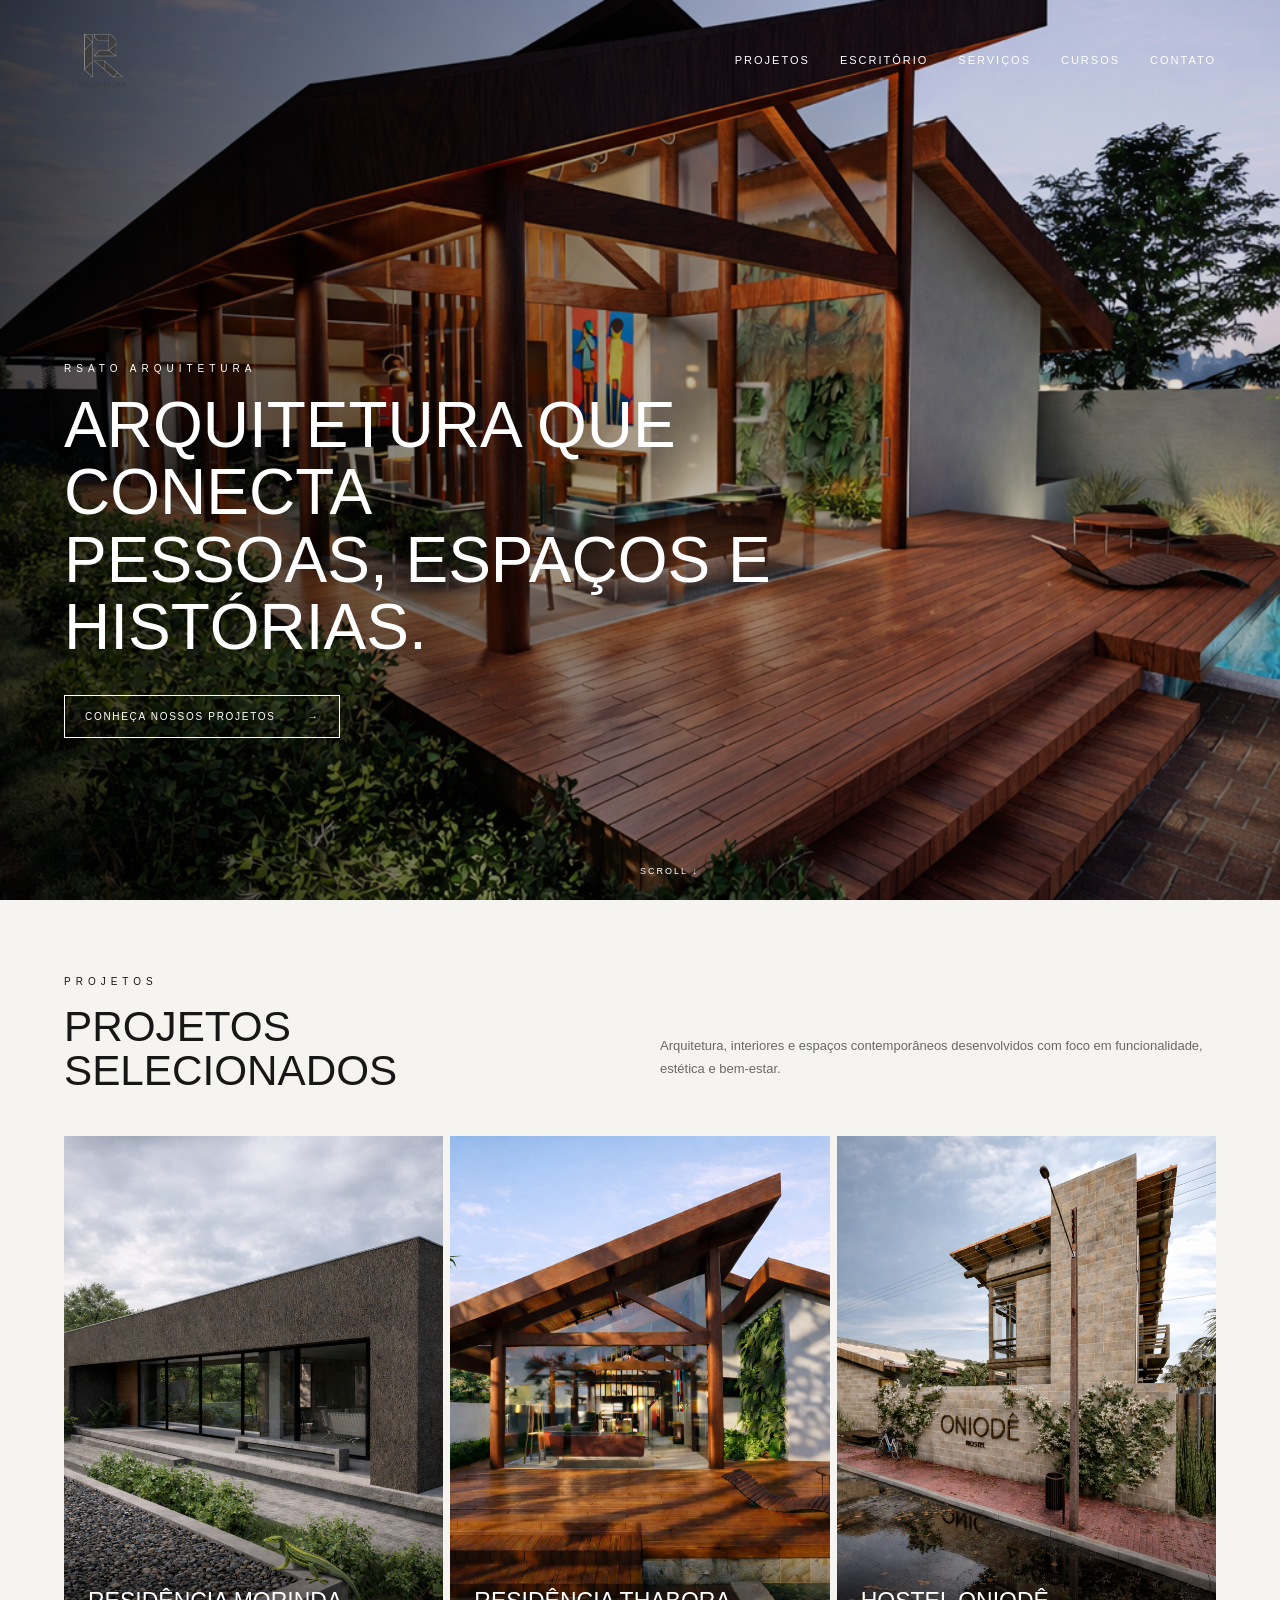
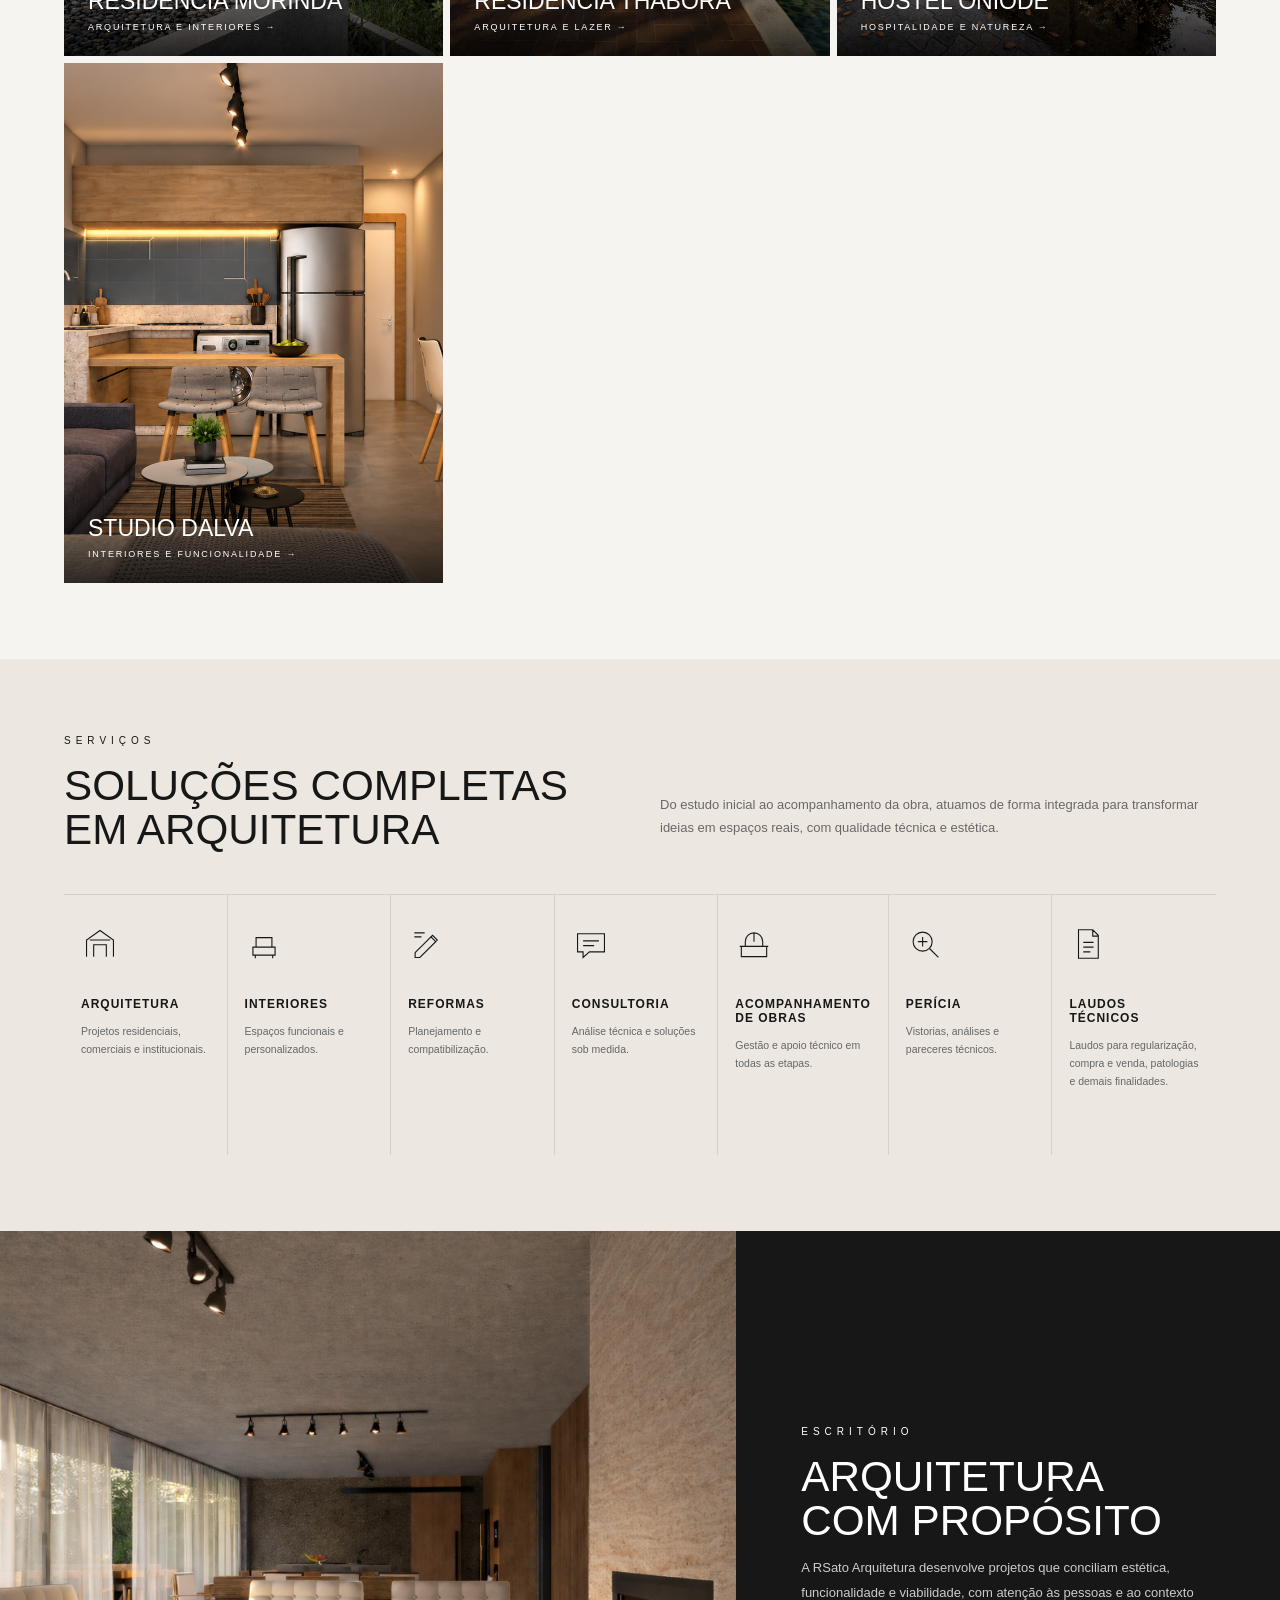
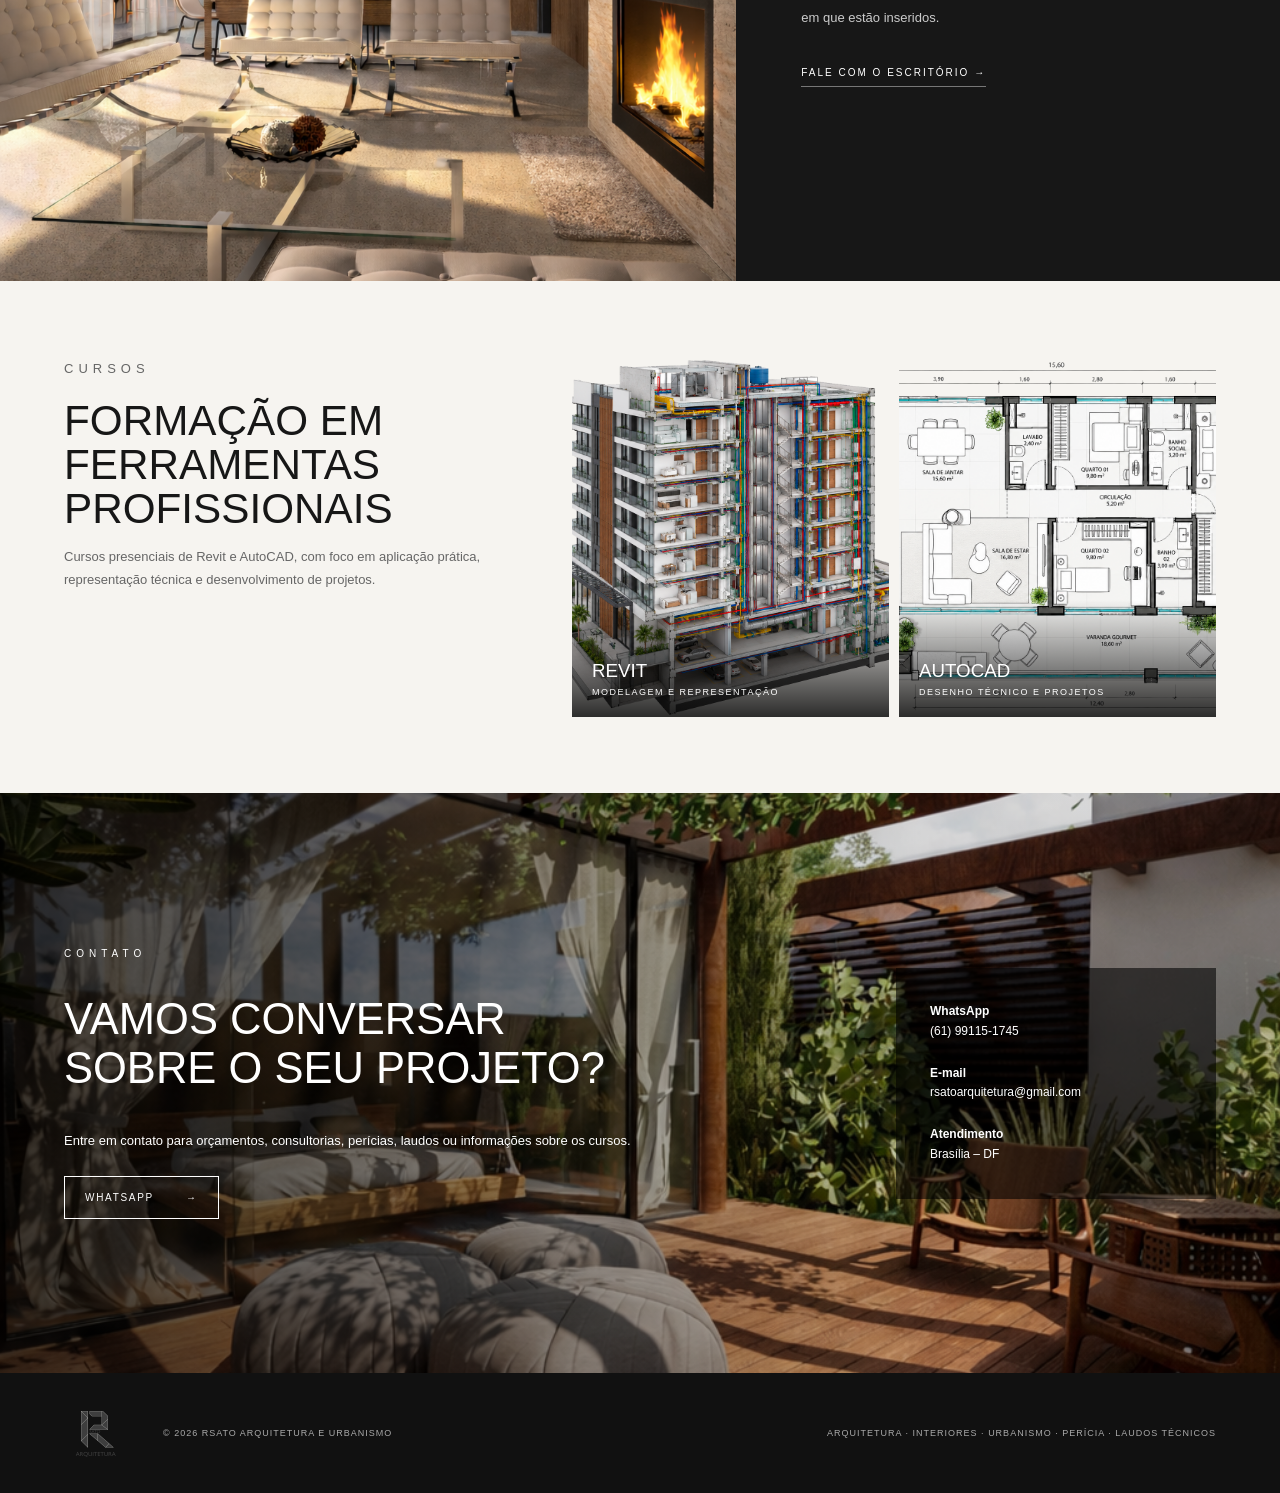
<file: index.html>
<!doctype html><html lang="pt-BR"><head><meta charset="utf-8"><meta name="viewport" content="width=device-width,initial-scale=1"><meta name="description" content="RSato Arquitetura e Urbanismo — projetos, interiores, reformas, consultoria, acompanhamento de obras, perícia e laudos técnicos."><title>RSato Arquitetura e Urbanismo</title><link rel="stylesheet" href="styles.css"></head><body>
<header class="topbar" id="top"><a class="brand" href="#top"><img src="assets/logo.png" alt="RSato Arquitetura"></a><button class="menu-btn" aria-label="Abrir menu">☰</button><nav class="nav"><a href="#projetos">Projetos</a><a href="#escritorio">Escritório</a><a href="#servicos">Serviços</a><a href="#cursos">Cursos</a><a href="#contato">Contato</a></nav></header>
<main><section class="hero"><div class="shade"></div><div class="hero-content reveal"><p class="eyebrow">RSato Arquitetura</p><h1>Arquitetura que conecta<br>pessoas, espaços e histórias.</h1><a class="btn" href="#projetos">Conheça nossos projetos <span>→</span></a></div><a class="scroll" href="#projetos">scroll ↓</a></section>
<section class="section" id="projetos"><div class="section-head reveal"><div><p class="eyebrow">Projetos</p><h2>Projetos selecionados</h2></div><p>Arquitetura, interiores e espaços contemporâneos desenvolvidos com foco em funcionalidade, estética e bem-estar.</p></div><div class="project-grid">
<a class="project-card reveal" href="morinda.html"><img src="assets/morinda-07.png" alt="Residência Morinda"><div class="overlay"><h3>Residência Morinda</h3><p>Arquitetura e interiores →</p></div></a>
<a class="project-card reveal" href="thabora.html"><img src="assets/thabora-02.png" alt="Residência Thabora"><div class="overlay"><h3>Residência Thabora</h3><p>Arquitetura e lazer →</p></div></a>
<a class="project-card reveal" href="oniode.html"><img src="assets/01-IMAGEM(1).png" alt="Hostel Oniodê"><div class="overlay"><h3>Hostel Oniodê</h3><p>Hospitalidade e natureza →</p></div></a>
<a class="project-card reveal" href="dalva.html"><img src="assets/01-DALVA.png" alt="Studio Dalva"><div class="overlay"><h3>Studio Dalva</h3><p>Interiores e funcionalidade →</p></div></a>
</div></section>
<section class="section services" id="servicos"><div class="section-head reveal"><div><p class="eyebrow">Serviços</p><h2>Soluções completas<br>em arquitetura</h2></div><p>Do estudo inicial ao acompanhamento da obra, atuamos de forma integrada para transformar ideias em espaços reais, com qualidade técnica e estética.</p></div><div class="service-grid"><div class="service reveal"><svg viewBox="0 0 48 48"><path d="M7 40V19L24 7l17 12v21M16 40V25h16v15M11 19h26"/></svg><h3>Arquitetura</h3><p>Projetos residenciais, comerciais e institucionais.</p></div><div class="service reveal"><svg viewBox="0 0 48 48"><path d="M10 28h28v10H10zM14 28V16h20v12M13 38v4M35 38v4"/></svg><h3>Interiores</h3><p>Espaços funcionais e personalizados.</p></div><div class="service reveal"><svg viewBox="0 0 48 48"><path d="M9 35l20-20 6 6-20 20H9zM27 17l4-4 6 6-4 4M8 10h13M8 15h9"/></svg><h3>Reformas</h3><p>Planejamento e compatibilização.</p></div><div class="service reveal"><svg viewBox="0 0 48 48"><path d="M7 11h34v23H22l-8 7v-7H7zM14 20h20M14 26h14"/></svg><h3>Consultoria</h3><p>Análise técnica e soluções sob medida.</p></div><div class="service reveal"><svg viewBox="0 0 48 48"><path d="M8 27h32v13H8zM13 27v-6a11 11 0 0 1 22 0v6M24 10v11M6 27h36"/></svg><h3>Acompanhamento de obras</h3><p>Gestão e apoio técnico em todas as etapas.</p></div><div class="service reveal"><svg viewBox="0 0 48 48"><circle cx="21" cy="21" r="12"/><path d="M30 30l11 11M15 21h12M21 15v12"/></svg><h3>Perícia</h3><p>Vistorias, análises e pareceres técnicos.</p></div><div class="service reveal"><svg viewBox="0 0 48 48"><path d="M12 6h18l7 7v29H12zM30 6v8h7M18 22h13M18 28h13M18 34h9"/></svg><h3>Laudos técnicos</h3><p>Laudos para regularização, compra e venda, patologias e demais finalidades.</p></div></div></section>
<section class="split" id="escritorio"><img src="assets/2b-2-GPT.png" alt="Interior residencial RSato"><div class="split-copy reveal"><p class="eyebrow">Escritório</p><h2>Arquitetura<br>com propósito</h2><p>A RSato Arquitetura desenvolve projetos que conciliam estética, funcionalidade e viabilidade, com atenção às pessoas e ao contexto em que estão inseridos.</p><a class="text-link" href="#contato">Fale com o escritório →</a></div></section>
<section class="section courses" id="cursos"><div class="course-copy reveal"><p class="eyebrow">Cursos</p><h2>Formação em<br>ferramentas profissionais</h2><p>Cursos presenciais de Revit e AutoCAD, com foco em aplicação prática, representação técnica e desenvolvimento de projetos.</p></div><div class="course-card reveal"><img src="assets/bim2.png" alt="Protótipo de modelagem BIM para o curso Revit"><div><h3>Revit</h3><p>Modelagem e representação</p></div></div><div class="course-card reveal"><img src="assets/CAD-1.png" alt="Planta baixa como protótipo para o curso AutoCAD"><div><h3>AutoCAD</h3><p>Desenho técnico e projetos</p></div></div></section>
<section class="contact" id="contato"><div class="shade"></div><div class="contact-copy reveal"><p class="eyebrow">Contato</p><h2>Vamos conversar<br>sobre o seu projeto?</h2><p>Entre em contato para orçamentos, consultorias, perícias, laudos ou informações sobre os cursos.</p><a class="btn" href="https://wa.me/5561991151745" target="_blank" rel="noopener">WhatsApp <span>→</span></a></div><div class="contact-info reveal"><p><strong>WhatsApp</strong><br><a href="https://wa.me/5561991151745" target="_blank" rel="noopener">(61) 99115-1745</a></p><p><strong>E-mail</strong><br><a href="mailto:rsatoarquitetura@gmail.com">rsatoarquitetura@gmail.com</a></p><p><strong>Atendimento</strong><br>Brasília – DF</p></div></section></main>
<footer><img src="assets/logo.png" alt="RSato"><p>© 2026 RSato Arquitetura e Urbanismo</p><p>Arquitetura · Interiores · Urbanismo · Perícia · Laudos Técnicos</p></footer><script src="script.js"></script></body></html>
</file>
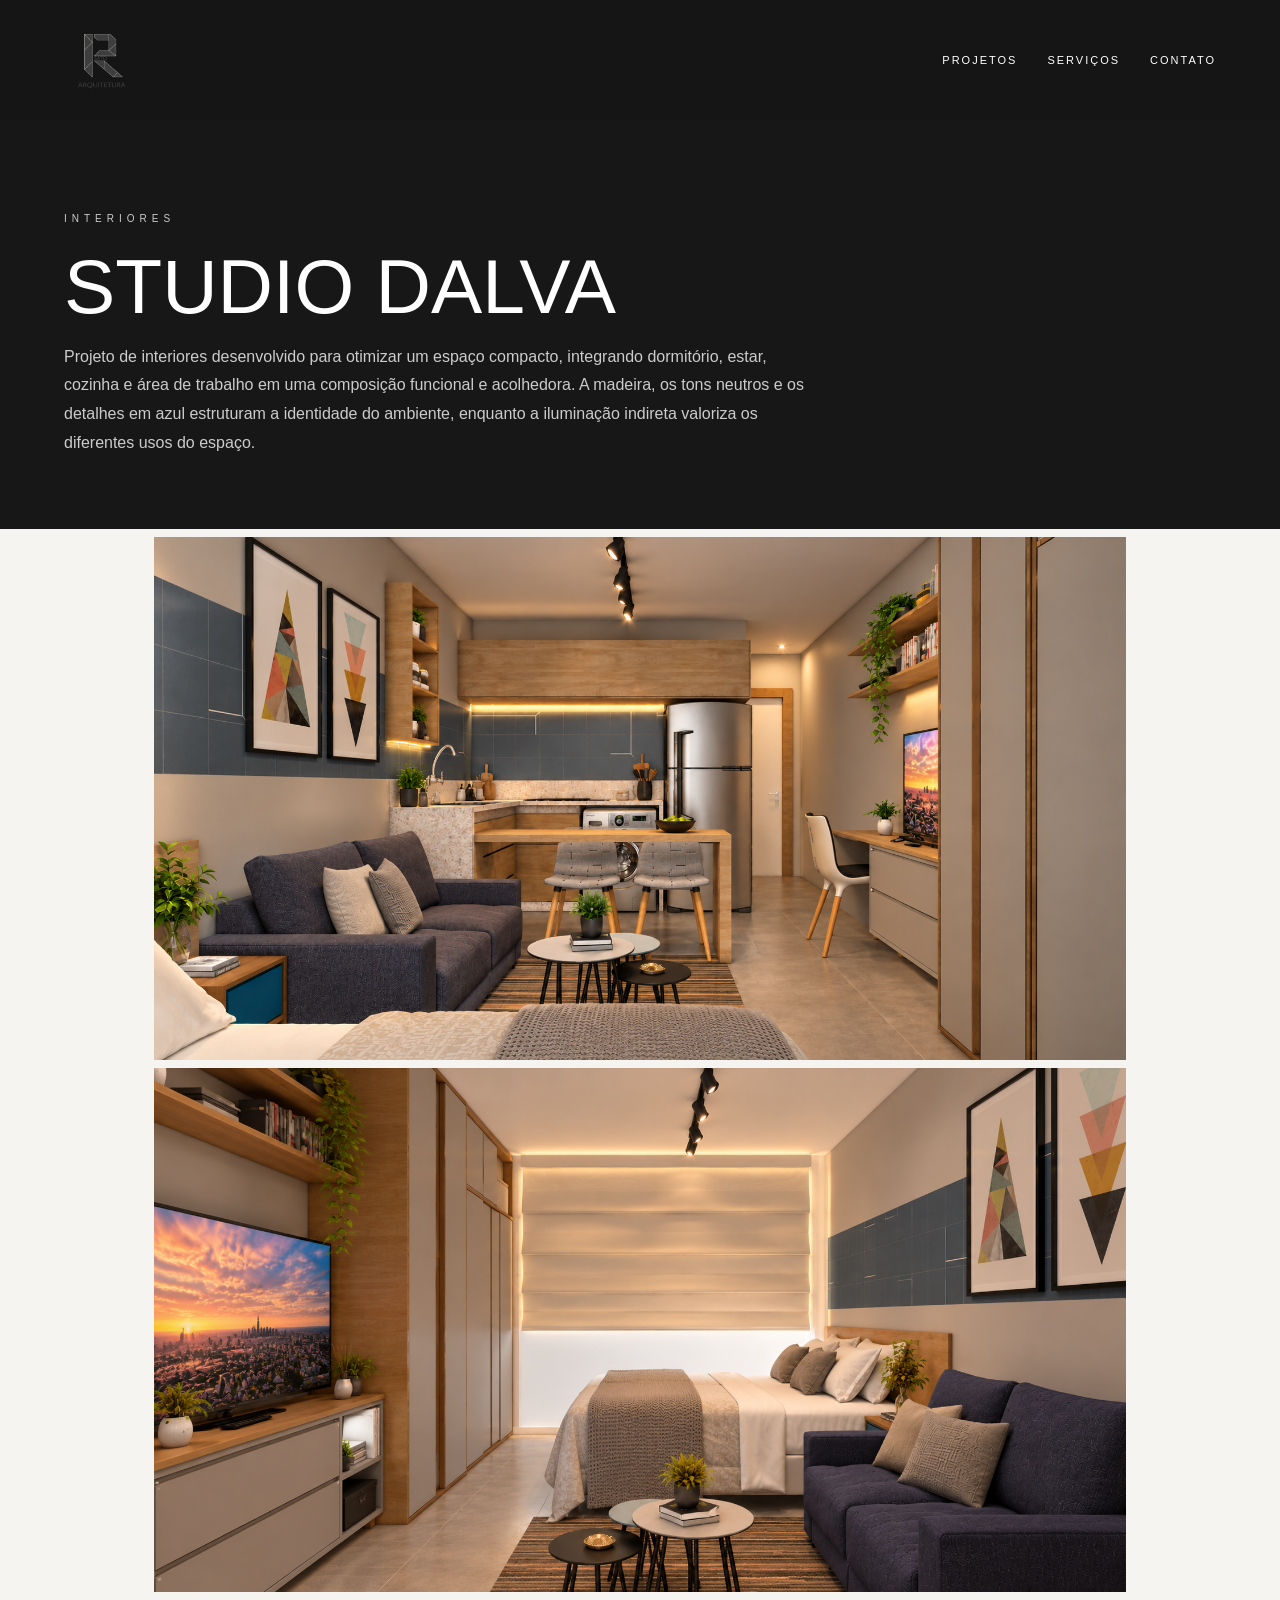
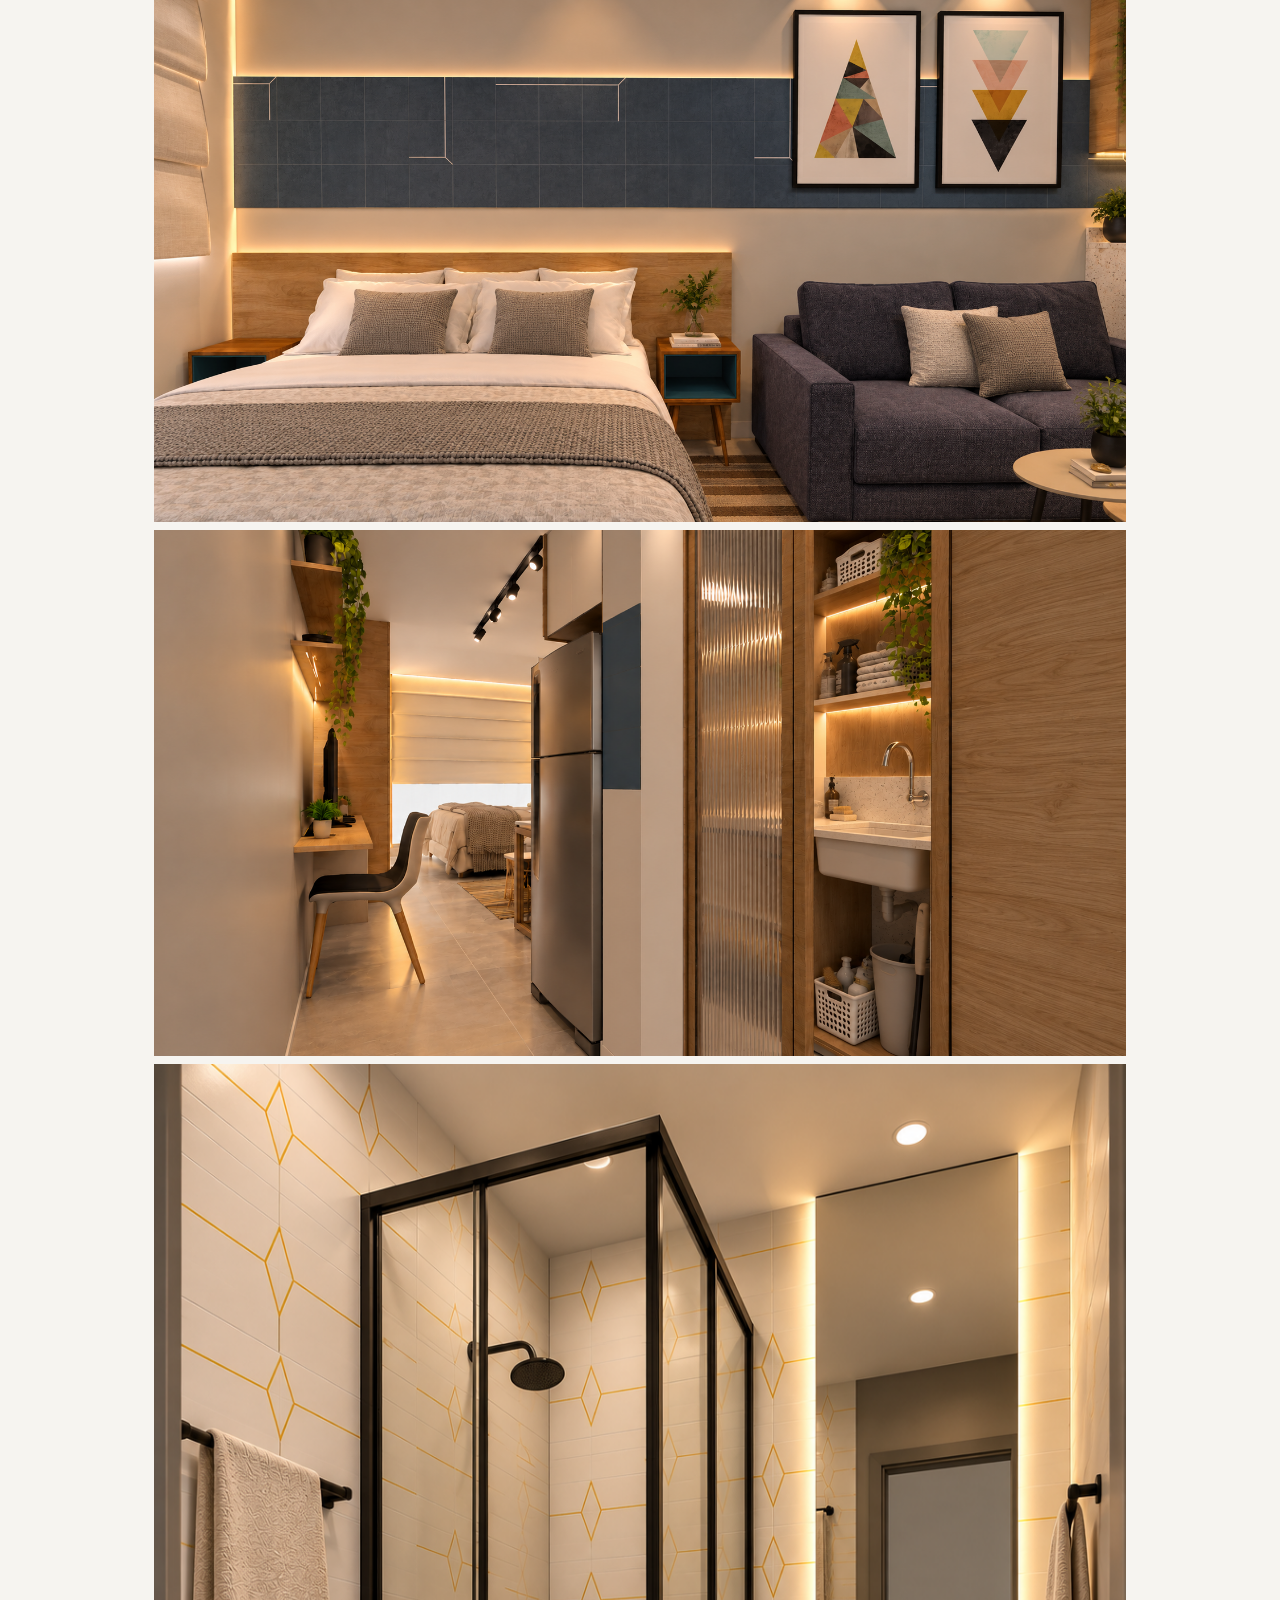
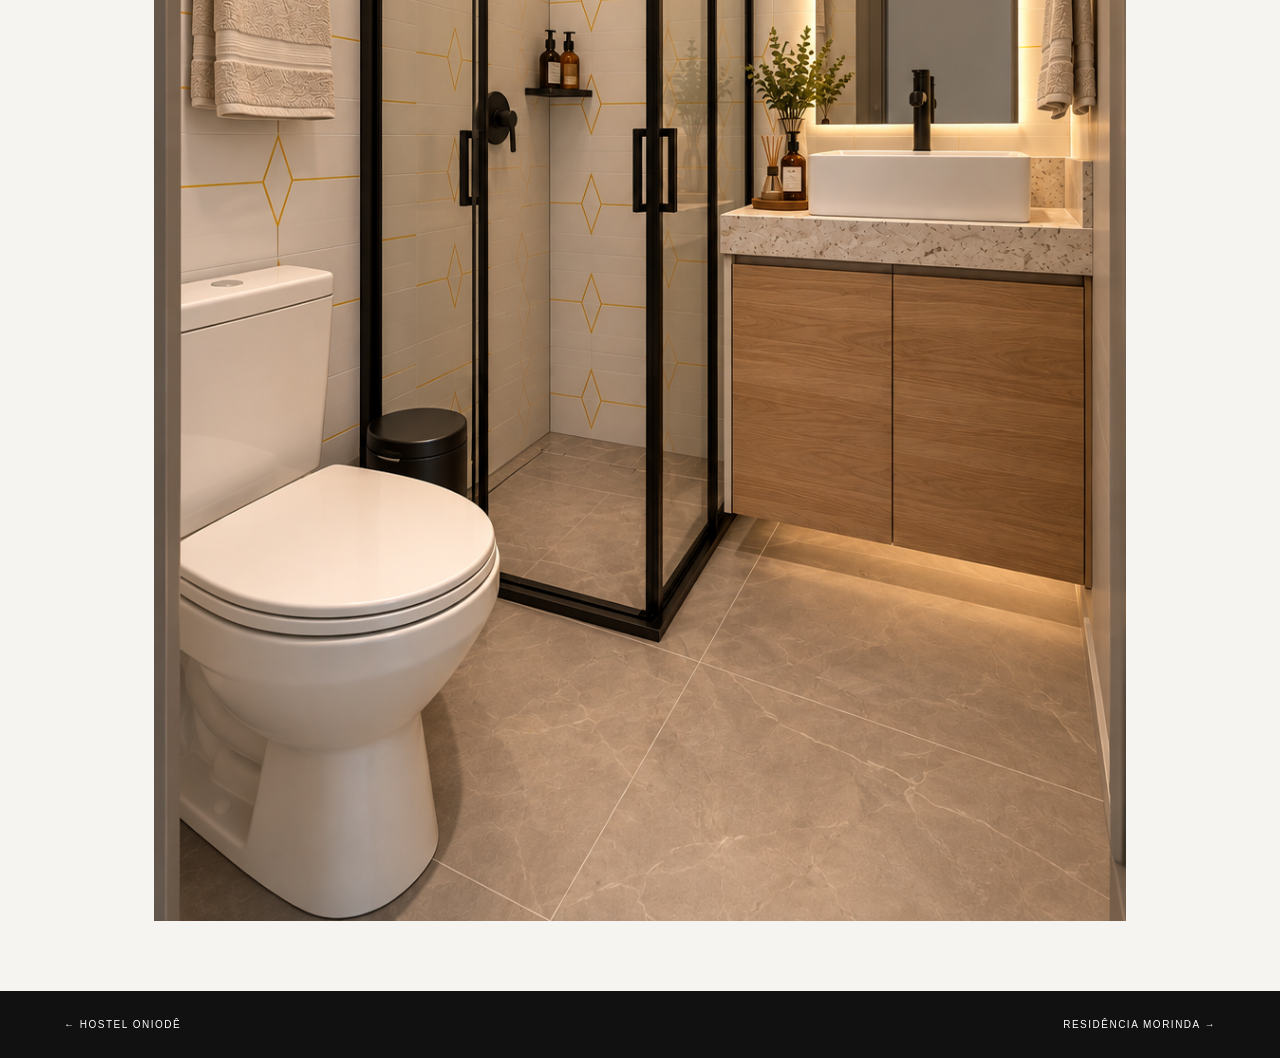
<file: dalva.html>
<!doctype html>
<html lang="pt-BR">

<head>
  <meta charset="utf-8">
  <meta name="viewport" content="width=device-width,initial-scale=1">
  <title>Studio Dalva — RSato</title>
  <link rel="stylesheet" href="styles.css">
</head>

<body>

<header class="topbar dark">
  <a class="brand" href="index.html">
    <img src="assets/logo.png" alt="RSato">
  </a>

  <nav class="nav">
    <a href="index.html#projetos">Projetos</a>
    <a href="index.html#servicos">Serviços</a>
    <a href="index.html#contato">Contato</a>
  </nav>
</header>

<section class="project-hero">
  <p class="eyebrow">Interiores</p>

  <h1>Studio Dalva</h1>

  <p>
    Projeto de interiores desenvolvido para otimizar um espaço compacto,
    integrando dormitório, estar, cozinha e área de trabalho em uma composição
    funcional e acolhedora. A madeira, os tons neutros e os detalhes em azul
    estruturam a identidade do ambiente, enquanto a iluminação indireta
    valoriza os diferentes usos do espaço.
  </p>
</section>

<main class="gallery">

  <figure class="wide">
    <img src="assets/01-DALVA.png"
         alt="Studio Dalva — integração entre estar, cozinha e área de trabalho">
  </figure>

  <figure class="wide">
    <img src="assets/02-DALVA.png"
         alt="Studio Dalva — dormitório e estar integrados">
  </figure>

  <figure class="wide">
    <img src="assets/04-DALVA.png"
         alt="Studio Dalva — dormitório e estar">
  </figure>

  <figure class="wide">
    <img src="assets/05-DALVA.png"
         alt="Studio Dalva — área de serviço integrada">
  </figure>

  <figure class="wide">
    <img src="assets/06-1-DALVA.png"
         alt="Studio Dalva — banheiro">
  </figure>

</main>

<nav class="project-nav">
  <a href="oniode.html">← Hostel Oniodê</a>
  <a href="morinda.html">Residência Morinda →</a>
</nav>

<script src="script.js"></script>

</body>
</html>
</file>
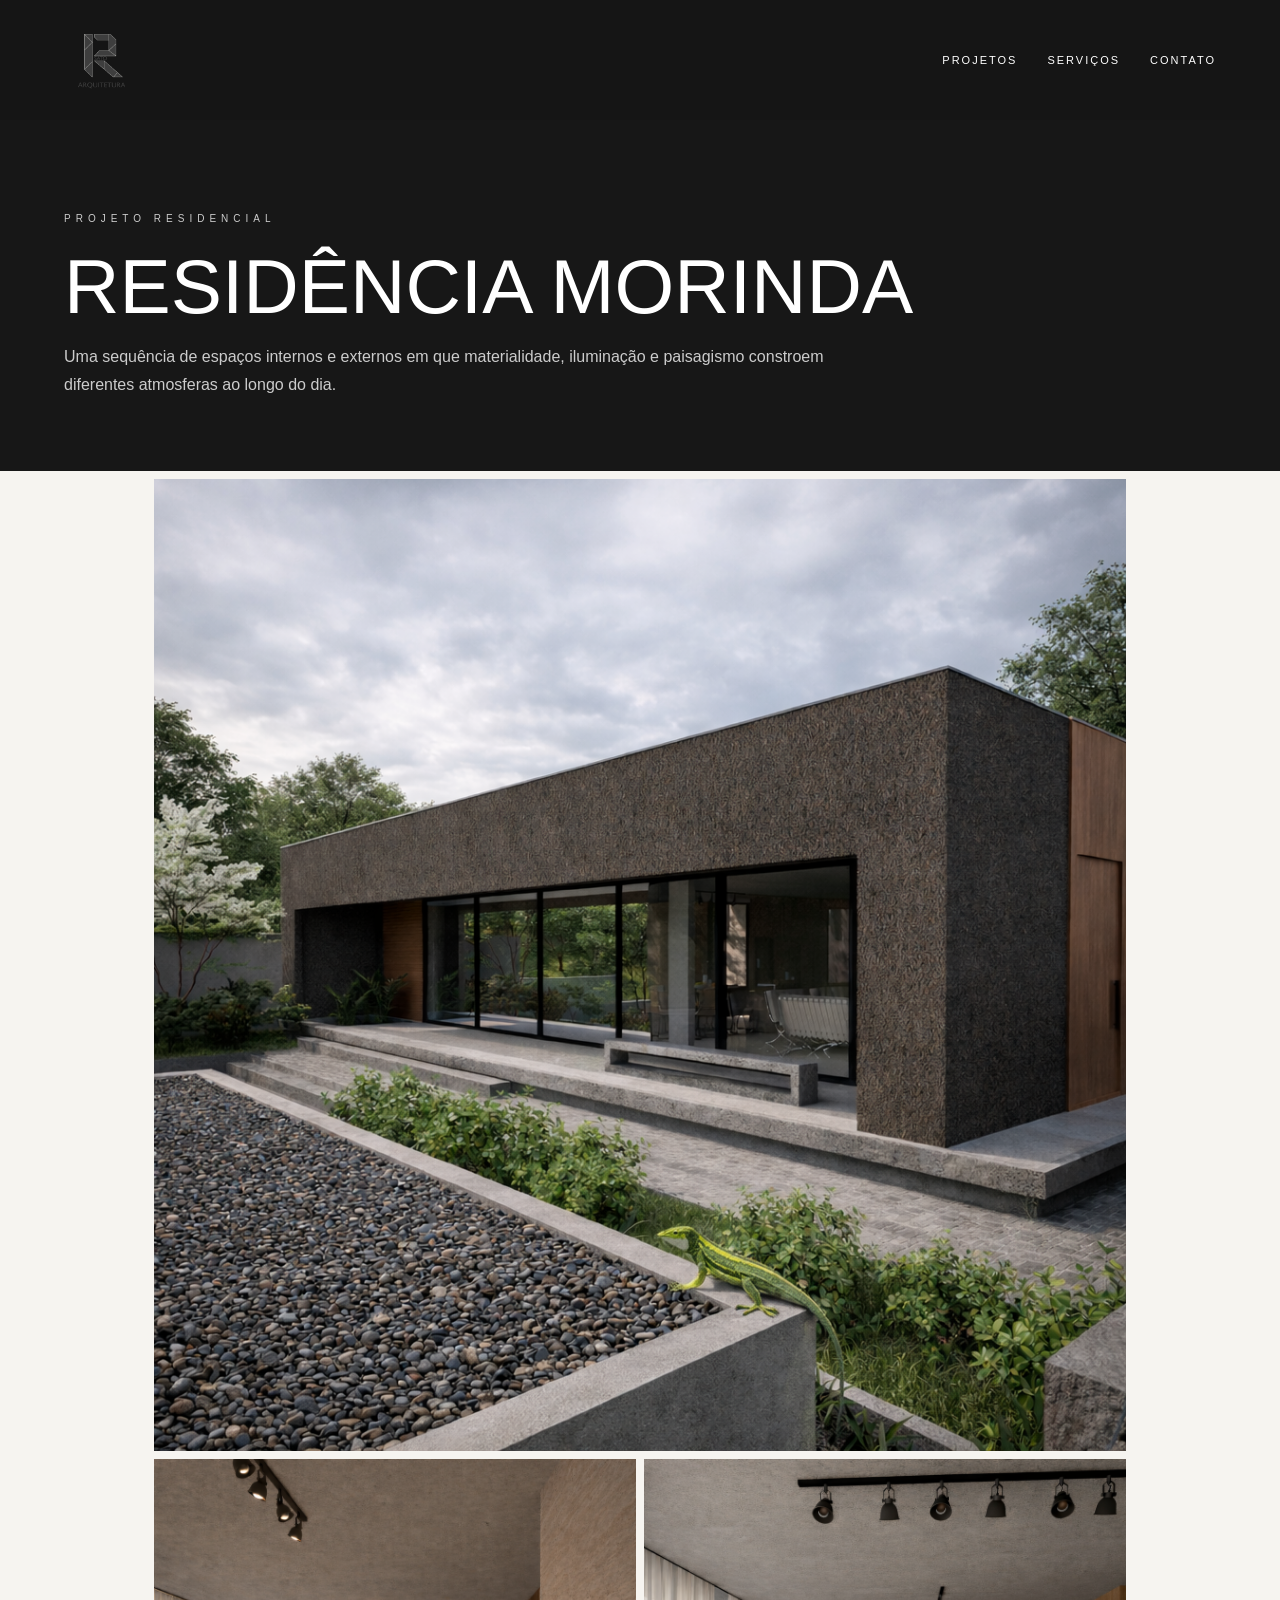
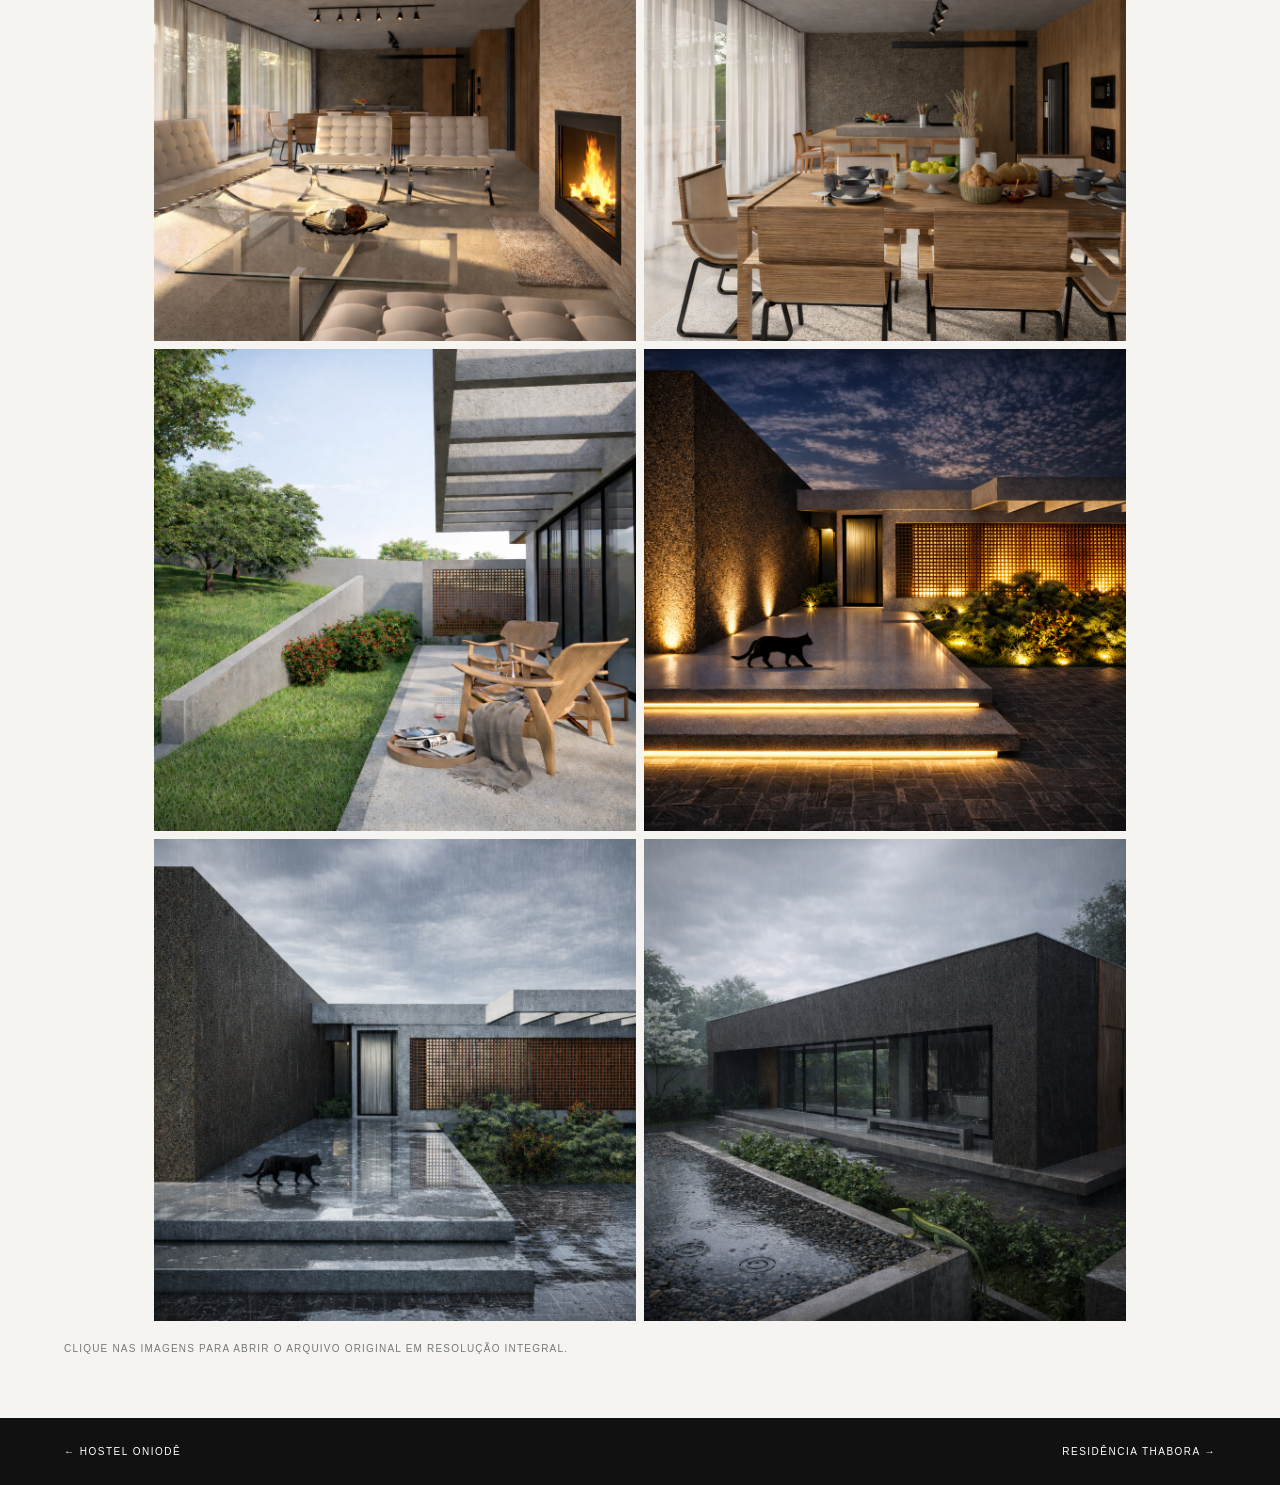
<file: morinda.html>
<!doctype html><html lang="pt-BR"><head><meta charset="utf-8"><meta name="viewport" content="width=device-width,initial-scale=1"><title>Residência Morinda — RSato</title><link rel="stylesheet" href="styles.css"></head><body><header class="topbar dark"><a class="brand" href="index.html"><img src="assets/logo.png" alt="RSato"></a><nav class="nav"><a href="index.html#projetos">Projetos</a><a href="index.html#servicos">Serviços</a><a href="index.html#contato">Contato</a></nav></header><section class="project-hero"><p class="eyebrow">Projeto residencial</p><h1>Residência Morinda</h1><p>Uma sequência de espaços internos e externos em que materialidade, iluminação e paisagismo constroem diferentes atmosferas ao longo do dia.</p></section><main class="gallery high-res-gallery">
<figure class="wide"><a class="zoomable" href="assets/morinda-07.png"><img src="assets/morinda-07.png" alt="Residência Morinda — vista externa diurna" loading="eager"></a></figure>
<figure class="square"><a class="zoomable" href="assets/morinda-01.png"><img src="assets/morinda-01.png" alt="Residência Morinda — sala de estar"></a></figure>
<figure class="square"><a class="zoomable" href="assets/morinda-02.png"><img src="assets/morinda-02.png" alt="Residência Morinda — sala de jantar e cozinha"></a></figure>
<figure class="square"><a class="zoomable" href="assets/morinda-03.png"><img src="assets/morinda-03.png" alt="Residência Morinda — varanda e jardim"></a></figure>
<figure class="square"><a class="zoomable" href="assets/morinda-04.png"><img src="assets/morinda-04.png" alt="Residência Morinda — acesso noturno"></a></figure>
<figure class="square"><a class="zoomable" href="assets/morinda-05.png"><img src="assets/morinda-05.png" alt="Residência Morinda — acesso sob chuva"></a></figure>
<figure class="square"><a class="zoomable" href="assets/morinda-06.png"><img src="assets/morinda-06.png" alt="Residência Morinda — fachada sob chuva"></a></figure>
</main><p class="image-note">Clique nas imagens para abrir o arquivo original em resolução integral.</p><nav class="project-nav"><a href="oniode.html">← Hostel Oniodê</a><a href="thabora.html">Residência Thabora →</a></nav><script src="script.js"></script></body></html>
</file>
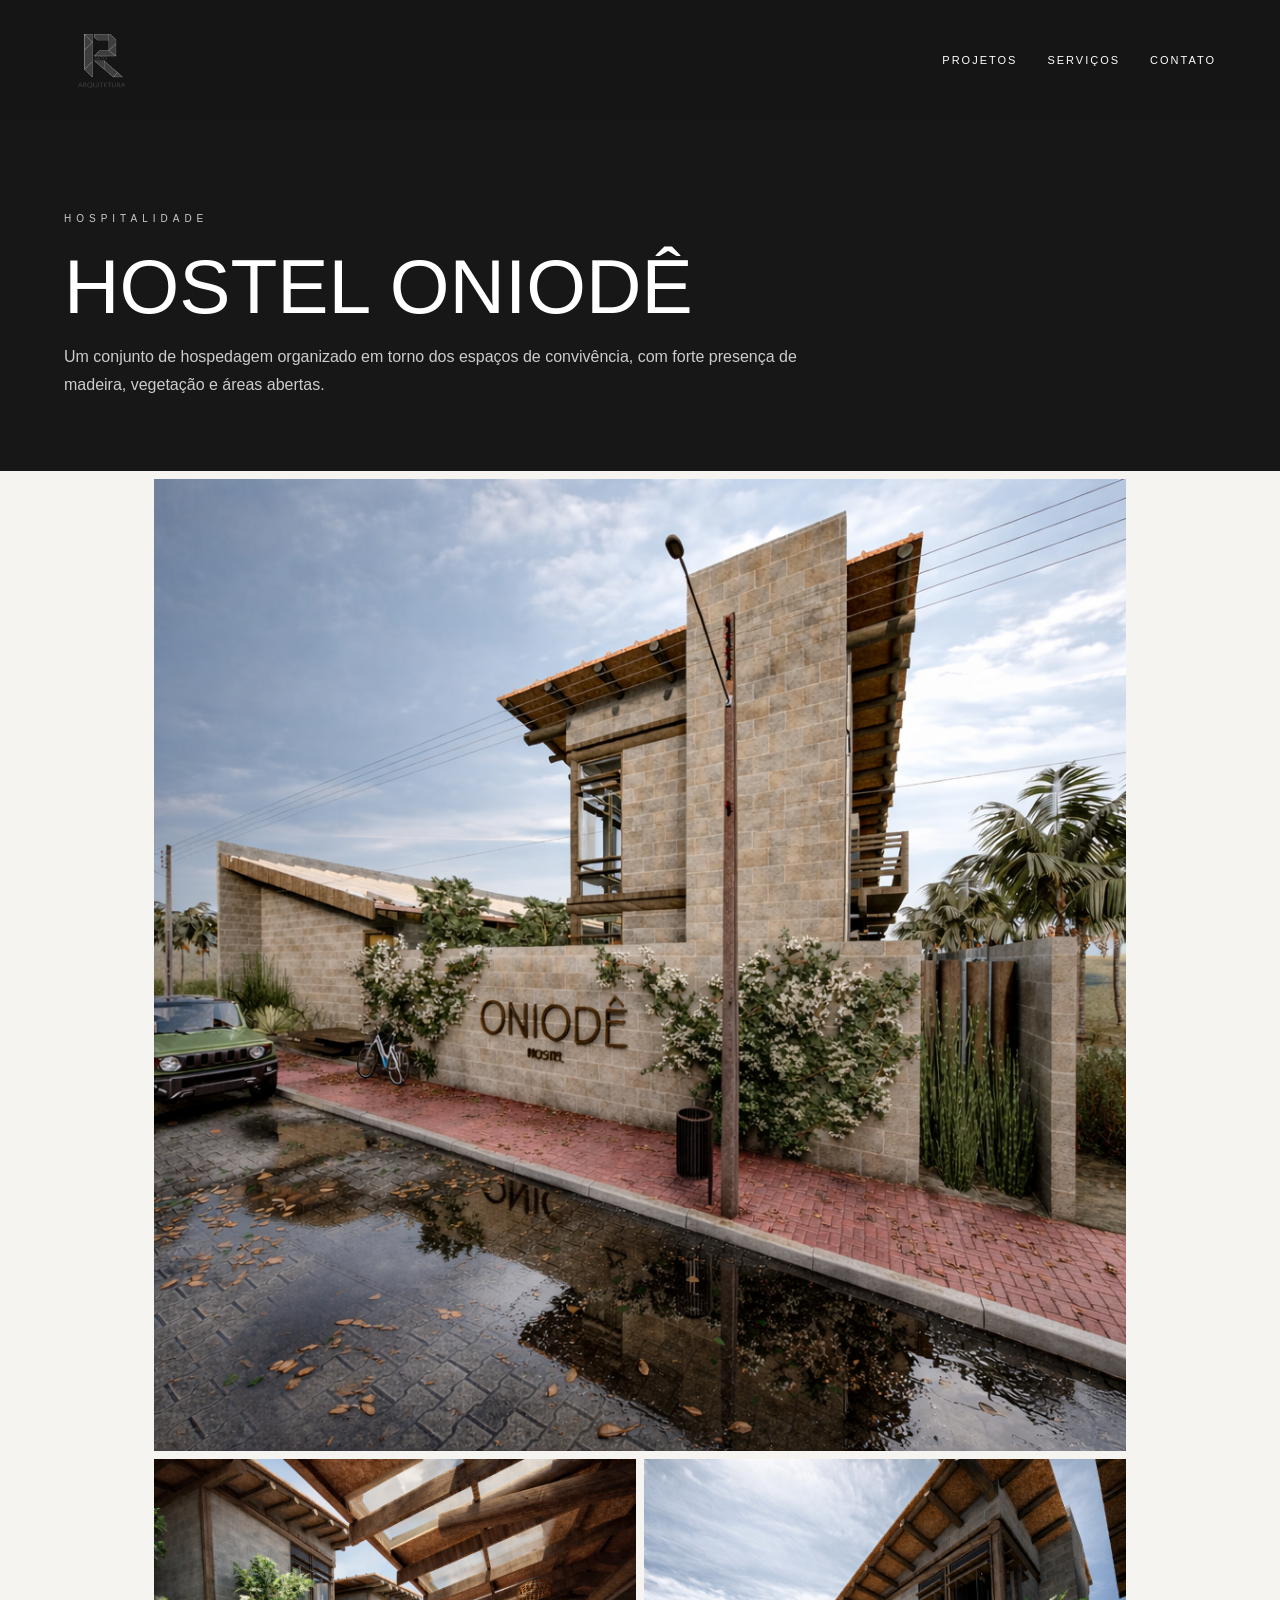
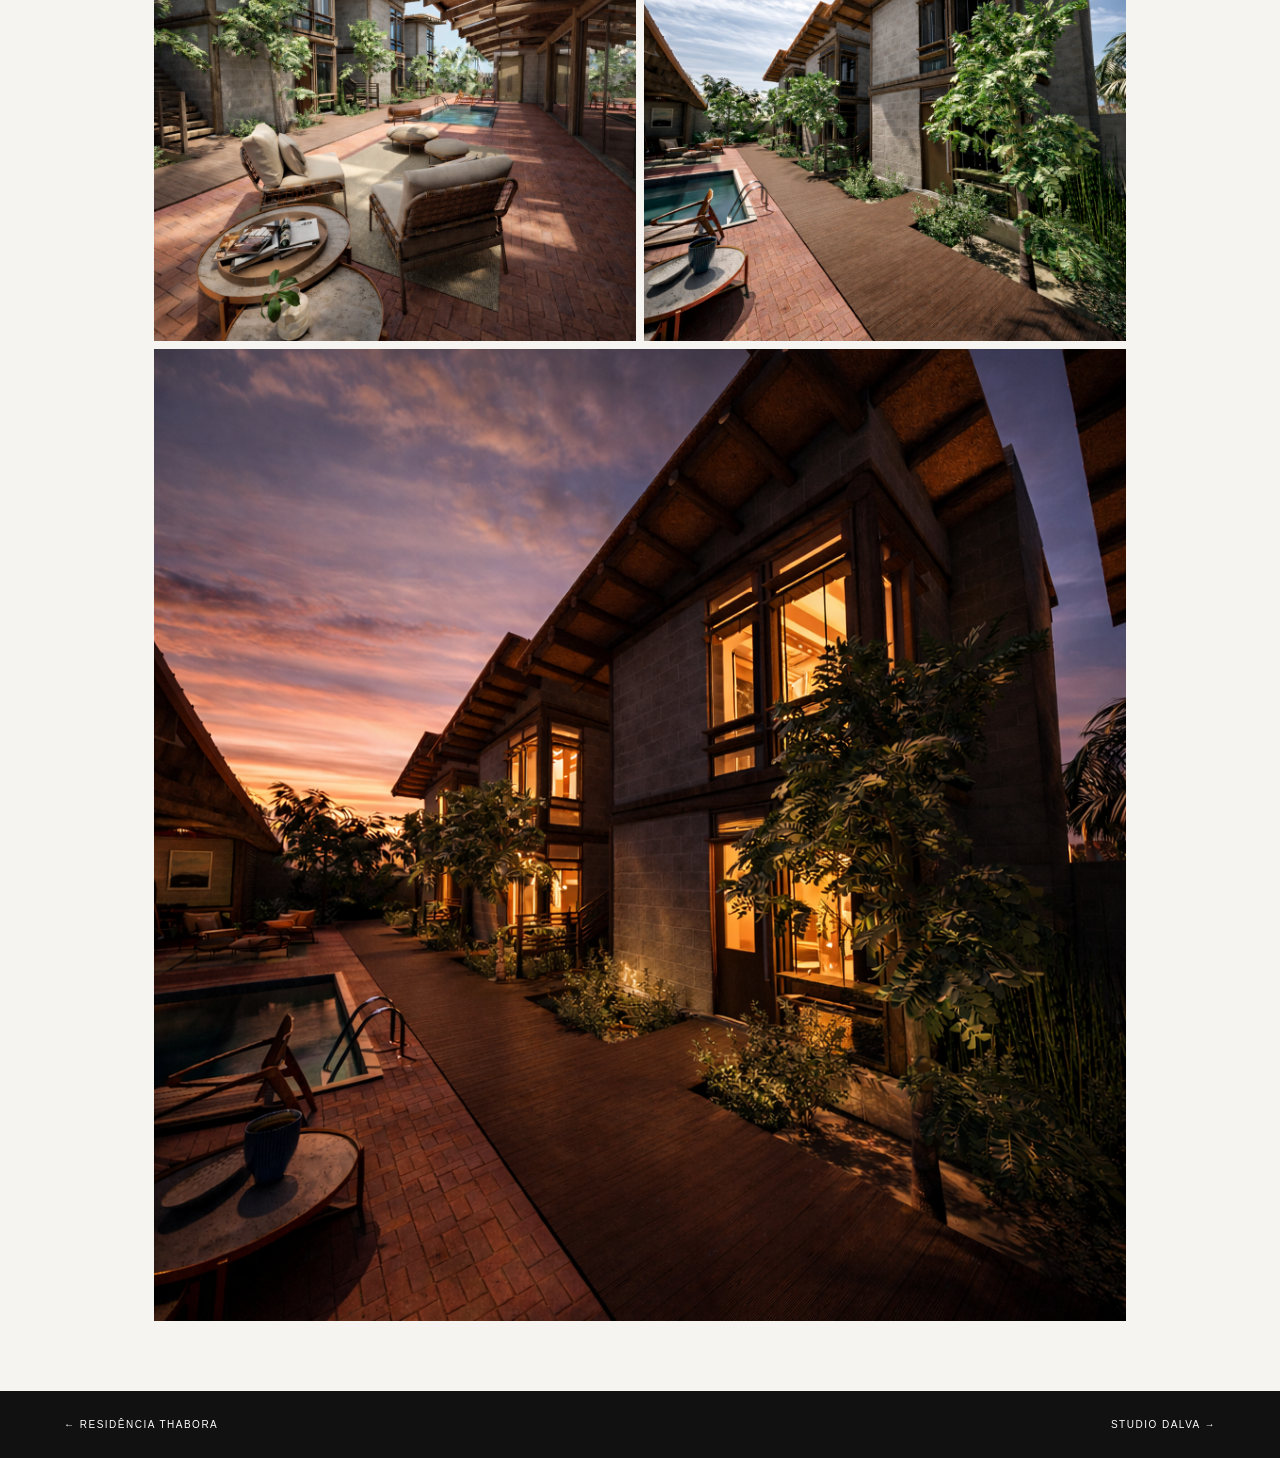
<file: oniode.html>
<!doctype html><html lang="pt-BR"><head><meta charset="utf-8"><meta name="viewport" content="width=device-width,initial-scale=1"><title>Hostel Oniodê — RSato</title><link rel="stylesheet" href="styles.css"></head><body><header class="topbar dark"><a class="brand" href="index.html"><img src="assets/logo.png" alt="RSato"></a><nav class="nav"><a href="index.html#projetos">Projetos</a><a href="index.html#servicos">Serviços</a><a href="index.html#contato">Contato</a></nav></header><section class="project-hero"><p class="eyebrow">Hospitalidade</p><h1>Hostel Oniodê</h1><p>Um conjunto de hospedagem organizado em torno dos espaços de convivência, com forte presença de madeira, vegetação e áreas abertas.</p></section><main class="gallery"><figure class="wide"><img src="assets/01-IMAGEM(1).png" alt="Fachada do Hostel Oniodê"></figure><figure class="square"><img src="assets/02-IMAGEM(1).png" alt="Área de convivência e piscina"></figure><figure class="square"><img src="assets/03-IMAGEM(1).png" alt="Blocos de hospedagem"></figure><figure class="wide"><img src="assets/04-IMAGEM.png" alt="Hostel Oniodê ao entardecer"></figure></main><nav class="project-nav"><a href="thabora.html">← Residência Thabora</a><a href="dalva.html">Studio Dalva →</a></nav>
</file>
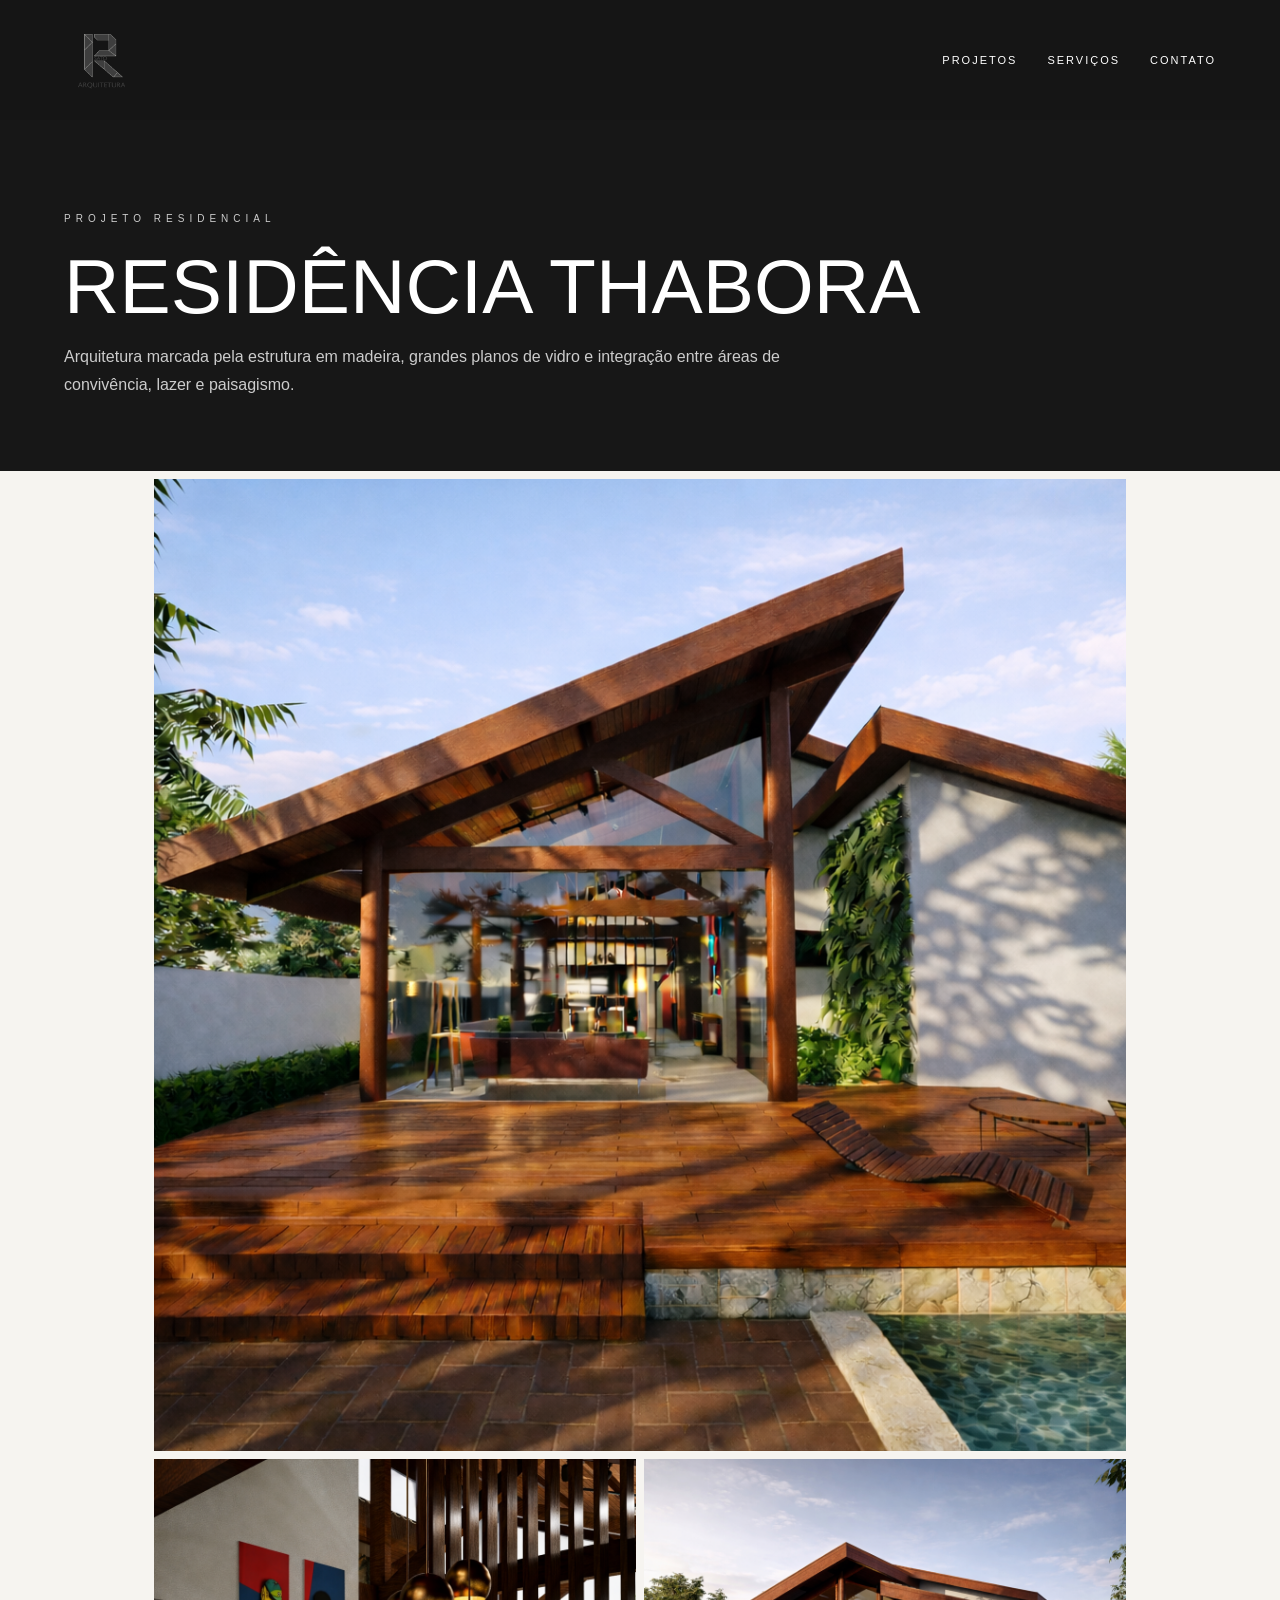
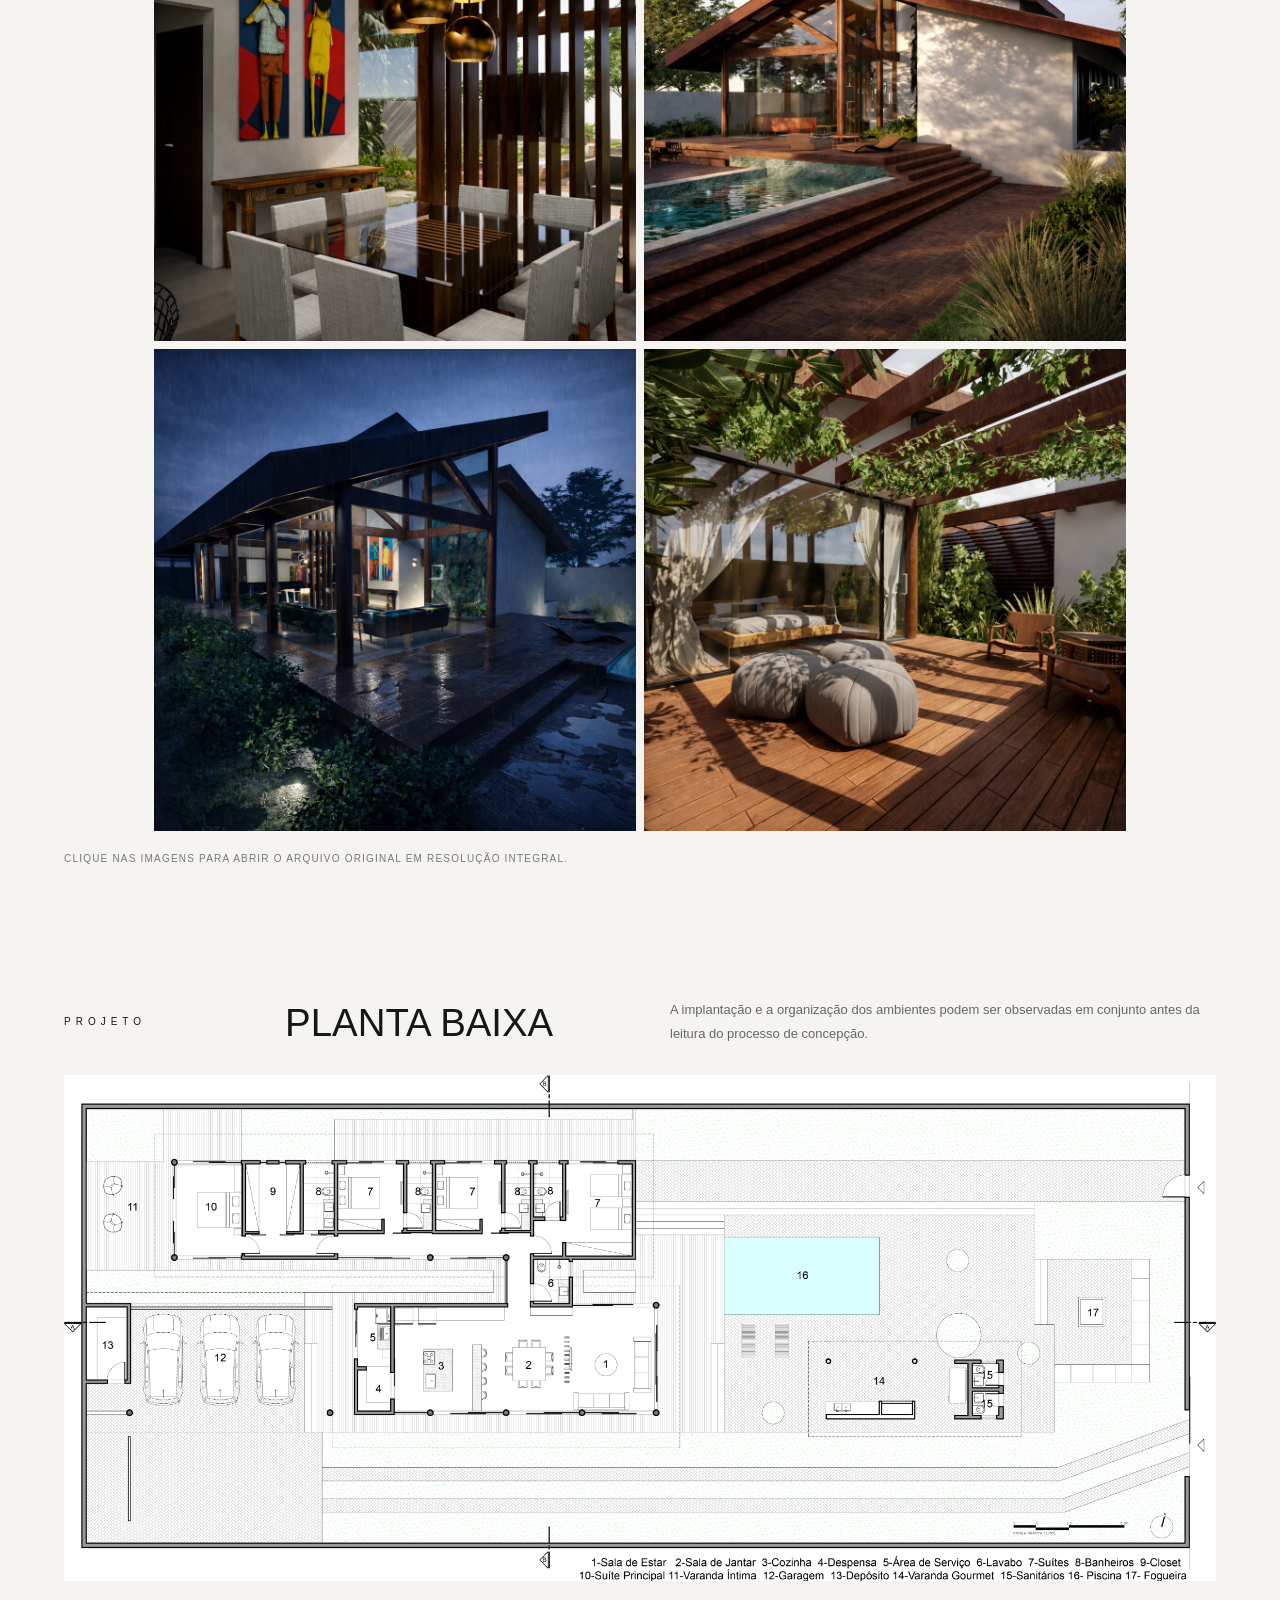
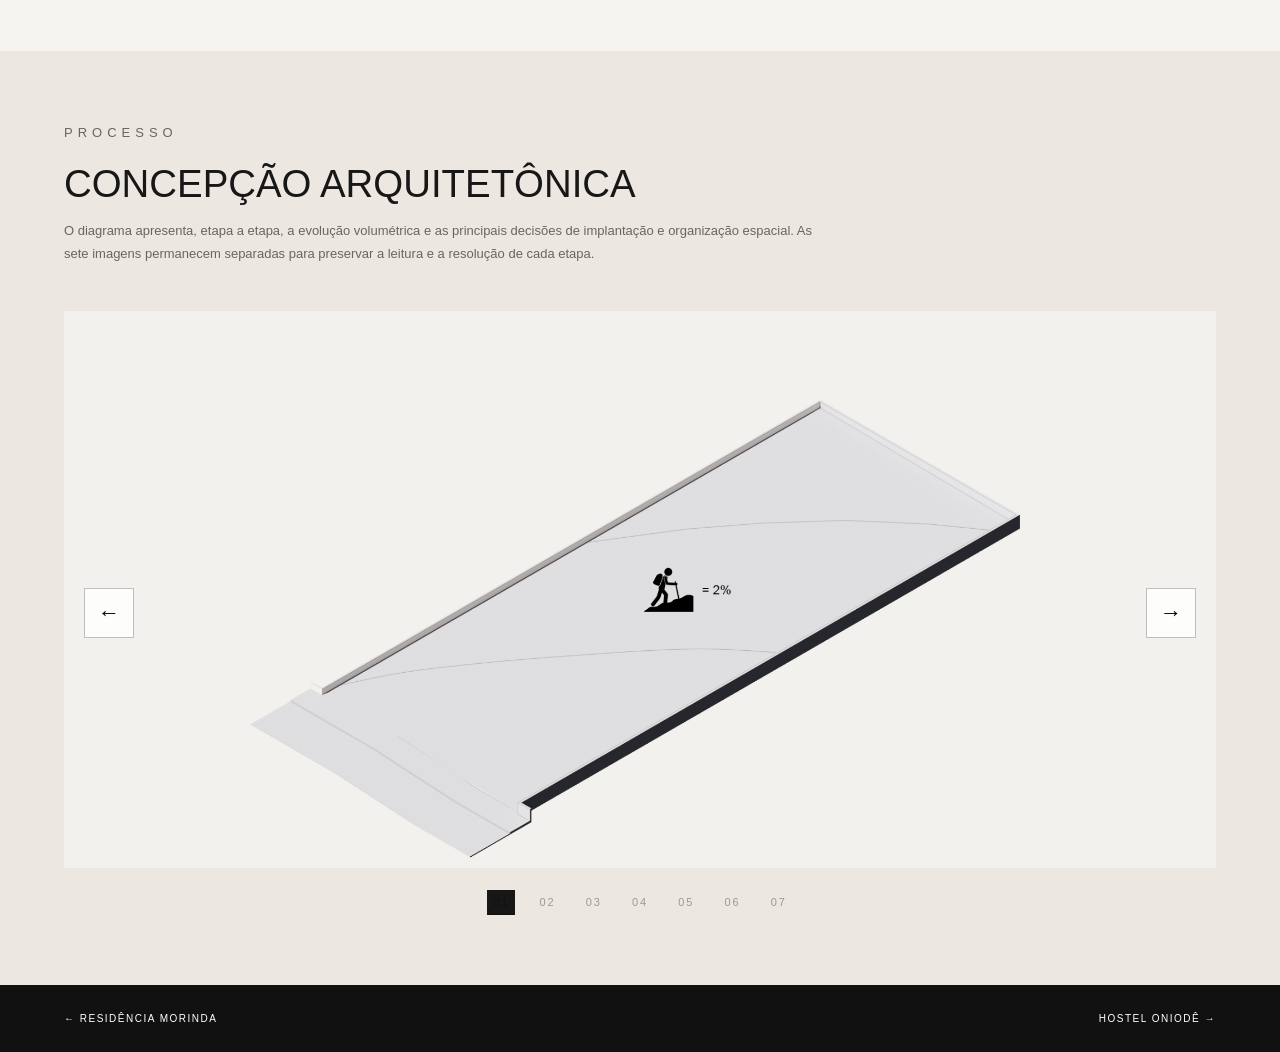
<file: thabora.html>
<!doctype html><html lang="pt-BR"><head><meta charset="utf-8"><meta name="viewport" content="width=device-width,initial-scale=1"><title>Residência Thabora — RSato</title><link rel="stylesheet" href="styles.css"></head><body><header class="topbar dark"><a class="brand" href="index.html"><img src="assets/logo.png" alt="RSato"></a><nav class="nav"><a href="index.html#projetos">Projetos</a><a href="index.html#servicos">Serviços</a><a href="index.html#contato">Contato</a></nav></header><section class="project-hero"><p class="eyebrow">Projeto residencial</p><h1>Residência Thabora</h1><p>Arquitetura marcada pela estrutura em madeira, grandes planos de vidro e integração entre áreas de convivência, lazer e paisagismo.</p></section><main class="gallery high-res-gallery">
<figure class="wide"><a class="zoomable" href="assets/thabora-02.png"><img src="assets/thabora-02.png" alt="Residência Thabora — fachada principal e piscina" loading="eager"></a></figure>
<figure class="square"><a class="zoomable" href="assets/thabora-01.png"><img src="assets/thabora-01.png" alt="Residência Thabora — sala de jantar"></a></figure>
<figure class="square"><a class="zoomable" href="assets/thabora-03.png"><img src="assets/thabora-03.png" alt="Residência Thabora — vista externa lateral"></a></figure>
<figure class="square"><a class="zoomable" href="assets/thabora-04.png"><img src="assets/thabora-04.png" alt="Residência Thabora — vista noturna sob chuva"></a></figure>
<figure class="square"><a class="zoomable" href="assets/thabora-05.png"><img src="assets/thabora-05.png" alt="Residência Thabora — varanda íntima"></a></figure>
</main><p class="image-note">Clique nas imagens para abrir o arquivo original em resolução integral.</p>
<section class="project-drawing"><div class="drawing-head"><p class="eyebrow">Projeto</p><h2>Planta baixa</h2><p>A implantação e a organização dos ambientes podem ser observadas em conjunto antes da leitura do processo de concepção.</p></div><a class="zoomable drawing-frame" href="assets/thabora-planta-terreo.png"><img src="assets/thabora-planta-terreo.png" alt="Planta baixa da Residência Thabora"></a></section>
<section class="concept"><p class="eyebrow">Processo</p><h2>Concepção arquitetônica</h2><p>O diagrama apresenta, etapa a etapa, a evolução volumétrica e as principais decisões de implantação e organização espacial. As sete imagens permanecem separadas para preservar a leitura e a resolução de cada etapa.</p>

<div class="concept-carousel">

  <button class="concept-arrow concept-prev" aria-label="Imagem anterior">&#8592;</button>

  <div class="concept-slides">

    <a class="concept-slide active zoomable" href="assets/thabora-dca-1.png">
      <img src="assets/thabora-dca-1.png" alt="Concepção arquitetônica Thabora — etapa 1">
    </a>

    <a class="concept-slide zoomable" href="assets/thabora-dca-2.png">
      <img src="assets/thabora-dca-2.png" alt="Concepção arquitetônica Thabora — etapa 2">
    </a>

    <a class="concept-slide zoomable" href="assets/thabora-dca-3.png">
      <img src="assets/thabora-dca-3.png" alt="Concepção arquitetônica Thabora — etapa 3">
    </a>

    <a class="concept-slide zoomable" href="assets/thabora-dca-4.png">
      <img src="assets/thabora-dca-4.png" alt="Concepção arquitetônica Thabora — etapa 4">
    </a>

    <a class="concept-slide zoomable" href="assets/thabora-dca-5.png">
      <img src="assets/thabora-dca-5.png" alt="Concepção arquitetônica Thabora — etapa 5">
    </a>

    <a class="concept-slide zoomable" href="assets/thabora-dca-6.png">
      <img src="assets/thabora-dca-6.png" alt="Concepção arquitetônica Thabora — etapa 6">
    </a>

    <a class="concept-slide zoomable" href="assets/thabora-dca-7.png">
      <img src="assets/thabora-dca-7.png" alt="Concepção arquitetônica Thabora — etapa 7">
    </a>

  </div>

  <button class="concept-arrow concept-next" aria-label="Próxima imagem">&#8594;</button>

  <div class="concept-dots">
    <button class="active" data-slide="0">01</button>
    <button data-slide="1">02</button>
    <button data-slide="2">03</button>
    <button data-slide="3">04</button>
    <button data-slide="4">05</button>
    <button data-slide="5">06</button>
    <button data-slide="6">07</button>
  </div>

</div>

</section>

<nav class="project-nav">
  <a href="morinda.html">← Residência Morinda</a>
  <a href="oniode.html">Hostel Oniodê →</a>
</nav>

<script src="script.js"></script>

<script>
(function () {
    let atual = 0;

    const slides = document.querySelectorAll('.concept-slide');
    const botoes = document.querySelectorAll('.concept-dots button');
    const anterior = document.querySelector('.concept-prev');
    const proximo = document.querySelector('.concept-next');

    if (slides.length === 0) return;

    function trocarSlide(numero) {
        slides[atual].classList.remove('active');

        if (botoes[atual]) {
            botoes[atual].classList.remove('active');
        }

        atual = numero;

        if (atual >= slides.length) {
            atual = 0;
        }

        if (atual < 0) {
            atual = slides.length - 1;
        }

        slides[atual].classList.add('active');

        if (botoes[atual]) {
            botoes[atual].classList.add('active');
        }
    }

    if (proximo) {
        proximo.onclick = function () {
            trocarSlide(atual + 1);
        };
    }

    if (anterior) {
        anterior.onclick = function () {
            trocarSlide(atual - 1);
        };
    }

    botoes.forEach(function (botao, indice) {
        botao.onclick = function () {
            trocarSlide(indice);
        };
    });

    setInterval(function () {
        trocarSlide(atual + 1);
    }, 3000);

})();
</script>

</body>
</html>
</file>
<file: styles.css>
:root{--ink:#171717;--paper:#f6f4f0;--cream:#ece8e1;--muted:#686868;--line:#d5d0c8}*{box-sizing:border-box}html{scroll-behavior:smooth}body{margin:0;font-family:Arial,Helvetica,sans-serif;background:var(--paper);color:var(--ink)}a{color:inherit;text-decoration:none}img{display:block;width:100%;height:auto}.topbar{position:absolute;z-index:30;top:0;left:0;width:100%;padding:22px 5%;display:flex;align-items:center;justify-content:space-between;color:#fff}.topbar.dark{position:relative;background:#151515}.brand img{width:76px;height:76px;object-fit:contain}.nav{display:flex;gap:30px;text-transform:uppercase;font-size:11px;letter-spacing:2px}.nav a{padding:8px 0;border-bottom:1px solid transparent}.nav a:hover{border-color:currentColor}.menu-btn{display:none;background:none;border:0;color:inherit;font-size:24px}.hero{height:100vh;min-height:650px;position:relative;background:url('assets/08.B-GPT.png') center/cover no-repeat;color:#fff}.shade{position:absolute;inset:0;background:linear-gradient(90deg,rgba(0,0,0,.72),rgba(0,0,0,.12) 72%)}.hero-content{position:absolute;left:5%;bottom:18%;max-width:850px}.eyebrow{text-transform:uppercase;letter-spacing:5px;font-size:10px;margin:0 0 18px}.hero h1,.section h2,.split h2,.project-hero h1{font-weight:300;text-transform:uppercase;line-height:1.05;margin:0}.hero h1{font-size:clamp(40px,5vw,76px);margin-bottom:34px}.btn{display:inline-flex;gap:32px;align-items:center;padding:15px 20px;border:1px solid currentColor;text-transform:uppercase;font-size:10px;letter-spacing:1.7px}.scroll{position:absolute;bottom:24px;left:50%;font-size:9px;letter-spacing:2px;text-transform:uppercase}.section{padding:76px 5%}.section-head{display:grid;grid-template-columns:1fr 1fr;gap:40px;align-items:end;margin-bottom:42px}.section h2,.split h2{font-size:clamp(30px,3.3vw,54px)}.section-head>p{max-width:620px;line-height:1.8;color:var(--muted);font-size:13px}.project-grid{display:grid;grid-template-columns:repeat(3,1fr);gap:7px}.project-card{height:520px;position:relative;overflow:hidden}.project-card img{height:100%;object-fit:cover;transition:transform .7s ease}.project-card:hover img{transform:scale(1.035)}.overlay{position:absolute;inset:auto 0 0;padding:80px 24px 24px;color:#fff;background:linear-gradient(transparent,rgba(0,0,0,.78))}.overlay h3{font-weight:400;text-transform:uppercase;font-size:23px;margin:0 0 7px}.overlay p{margin:0;text-transform:uppercase;letter-spacing:1.8px;font-size:9px}.services{background:var(--cream)}.service-grid{display:grid;grid-template-columns:repeat(7,1fr);border-top:1px solid var(--line)}.service{padding:30px 17px;border-right:1px solid var(--line);min-height:260px}.service:last-child{border-right:0}.service svg{width:38px;height:38px;fill:none;stroke:currentColor;stroke-width:1.4;margin-bottom:30px}.service h3{font-size:12px;text-transform:uppercase;letter-spacing:1px;margin:0 0 12px}.service p{font-size:10.5px;line-height:1.7;color:#666}.split{display:grid;grid-template-columns:1.15fr .85fr;background:#171717;color:#fff}.split img{height:650px;object-fit:cover}.split-copy{padding:12%;display:flex;flex-direction:column;justify-content:center}.split-copy p:not(.eyebrow){font-size:13px;line-height:1.9;color:#ccc}.text-link{margin-top:24px;align-self:flex-start;text-transform:uppercase;font-size:10px;letter-spacing:2px;border-bottom:1px solid #777;padding-bottom:8px}.courses{display:grid;grid-template-columns:1.1fr .7fr .7fr;gap:10px}.course-copy{padding-right:50px}.course-copy p{font-size:13px;line-height:1.8;color:#666}.course-card{height:360px;position:relative;overflow:hidden}.course-card img{height:100%;object-fit:cover}.course-card div{position:absolute;inset:auto 0 0;padding:60px 20px 20px;color:#fff;background:linear-gradient(transparent,rgba(0,0,0,.82))}.course-card h3{margin:0 0 5px;font-weight:400;text-transform:uppercase}.course-card p{margin:0;color:#fff;text-transform:uppercase;font-size:9px;letter-spacing:1.5px}.contact{position:relative;min-height:580px;color:#fff;display:grid;grid-template-columns:1.25fr .75fr;align-items:center;padding:70px 5%;overflow:hidden;background:url('assets/10B-GPT.png') center/cover}.contact-copy,.contact-info{position:relative;z-index:2}.contact-copy{max-width:650px}.contact-copy h2{font-size:clamp(32px,3.4vw,54px);font-weight:300;text-transform:uppercase}.contact-copy>p:not(.eyebrow){font-size:13px;line-height:1.8;margin:24px 0}.contact-info{justify-self:end;background:rgba(0,0,0,.58);padding:34px;min-width:320px}.contact-info p{font-size:12px;line-height:1.65;margin:0 0 22px}.contact-info p:last-child{margin:0}footer{background:#111;color:#aaa;padding:28px 5%;display:flex;align-items:center;gap:35px;font-size:9px;letter-spacing:1px;text-transform:uppercase}footer img{width:64px;height:64px;object-fit:contain}footer p:last-child{margin-left:auto}.project-hero{padding:90px 5% 55px;background:#171717;color:#fff}.project-hero h1{font-size:clamp(42px,6vw,82px)}.project-hero p{max-width:760px;line-height:1.8;color:#ccc}.gallery{padding:8px 5% 70px;display:grid;grid-template-columns:repeat(2,1fr);gap:8px}.gallery figure{margin:0;background:#ddd;overflow:hidden}.gallery figure.wide{grid-column:1/-1}.gallery img{width:100%;height:100%;object-fit:cover}.gallery .square{aspect-ratio:1}.gallery .land{aspect-ratio:16/9}.concept{padding:70px 5%;background:#ece8e1}.concept h2{font-size:clamp(30px,3vw,48px);font-weight:300;text-transform:uppercase;margin:0 0 12px}.concept>p{max-width:760px;color:#666;line-height:1.8;font-size:13px}.concept-stage{position:relative;margin-top:34px;background:#fff;min-height:520px;display:flex;align-items:center;justify-content:center;overflow:hidden}.concept-stage img{max-height:650px;object-fit:contain}.concept-controls{display:flex;align-items:center;justify-content:space-between;margin-top:14px}.concept-dots{display:flex;gap:9px}.concept-dots button,.arrow{border:1px solid #999;background:transparent;padding:9px 12px;cursor:pointer;font-size:10px}.concept-dots button.active{background:#171717;color:#fff}.project-nav{display:flex;justify-content:space-between;padding:28px 5%;background:#111;color:#fff;text-transform:uppercase;font-size:10px;letter-spacing:1.5px}.reveal{opacity:0;transform:translateY(18px);transition:.7s ease}.reveal.visible{opacity:1;transform:none}@media(max-width:900px){.menu-btn{display:block}.nav{display:none;position:absolute;top:100px;right:5%;background:rgba(0,0,0,.94);padding:25px;flex-direction:column}.nav.open{display:flex}.project-grid,.gallery{grid-template-columns:1fr}.gallery figure.wide{grid-column:auto}.service-grid{grid-template-columns:repeat(2,1fr)}.split{grid-template-columns:1fr}.split img{height:480px}.courses{grid-template-columns:1fr}.contact{grid-template-columns:1fr;gap:35px}.contact-info{justify-self:start}.section-head{grid-template-columns:1fr}}@media(max-width:560px){.brand img{width:58px;height:58px}.hero h1{font-size:36px}.section{padding:55px 6%}.project-card{height:420px}.service-grid{grid-template-columns:1fr}.service{min-height:0;border-bottom:1px solid var(--line)}.split img{height:360px}.contact-info{min-width:0;width:100%}footer{display:block}footer img{margin-bottom:18px}.concept-stage{min-height:280px}.concept-dots{gap:4px}.concept-dots button{padding:7px}}
/* v3 — imagens originais e leitura do processo */
.high-res-gallery a.zoomable{display:block;width:100%;height:100%;cursor:zoom-in}
.high-res-gallery a.zoomable img{width:100%;height:100%;object-fit:cover}
.image-note{margin:-48px 5% 64px;color:#777;font-size:10px;letter-spacing:1.2px;text-transform:uppercase}
.project-drawing{padding:70px 5%;background:#f6f4f0}
.drawing-head{display:grid;grid-template-columns:.35fr .65fr 1fr;gap:30px;align-items:end;margin-bottom:30px}
.drawing-head h2{font-size:clamp(30px,3vw,48px);font-weight:300;text-transform:uppercase;margin:0}
.drawing-head p:last-child{margin:0;color:#666;line-height:1.8;font-size:13px}
.drawing-frame{display:block;background:#fff;cursor:zoom-in;overflow:auto}
.drawing-frame img{width:100%;height:auto;object-fit:contain}
.concept-sequence{display:grid;grid-template-columns:1fr;gap:18px;margin-top:34px}
.concept-step{position:relative;display:block;background:#fff;cursor:zoom-in;overflow:hidden}
.concept-step span{position:absolute;z-index:2;top:16px;left:16px;background:#171717;color:#fff;padding:8px 10px;font-size:10px;letter-spacing:1.5px}
.concept-step img{width:100%;height:auto;object-fit:contain}
.course-card img{image-rendering:auto}
@media(max-width:900px){.drawing-head{grid-template-columns:1fr}.image-note{margin-top:-45px}}
/* CARROSSEL - CONCEPÇÃO RESIDÊNCIA THABORA */

.concept-carousel {
  position: relative;
  width: 100%;
  max-width: 1400px;
  margin: 45px auto 0;
}

.concept-slides {
  position: relative;
  width: 100%;
  overflow: hidden;
  background: #f3f1ed;
}

.concept-slide {
  display: none;
  width: 100%;
  text-decoration: none;
}

.concept-slide.active {
  display: block;
  animation: conceptFade 0.8s ease;
}

.concept-slide img {
  display: block;
  width: 100%;
  height: auto;
  object-fit: contain;
}

@keyframes conceptFade {
  from {
    opacity: 0;
  }
  to {
    opacity: 1;
  }
}

.concept-arrow {
  position: absolute;
  top: 50%;
  transform: translateY(-50%);
  z-index: 10;

  width: 50px;
  height: 50px;

  border: 1px solid rgba(0,0,0,.25);
  background: rgba(255,255,255,.85);

  font-size: 22px;
  cursor: pointer;

  transition: all .3s ease;
}

.concept-arrow:hover {
  background: #111;
  color: #fff;
}

.concept-prev {
  left: 20px;
}

.concept-next {
  right: 20px;
}

.concept-dots {
  display: flex;
  justify-content: center;
  gap: 18px;
  margin-top: 22px;
}

.concept-dots button {
  border: 0;
  background: transparent;
  color: #999;
  font-size: 11px;
  letter-spacing: 2px;
  cursor: pointer;
  padding: 6px;
}

.concept-dots button.active {
  color: #111;
  border-bottom: 1px solid #111;
}

@media (max-width: 768px) {

  .concept-arrow {
    width: 38px;
    height: 38px;
  }

  .concept-prev {
    left: 8px;
  }

  .concept-next {
    right: 8px;
  }

  .concept-dots {
    gap: 8px;
  }
}

/* CONTROLE DAS IMAGENS NAS PÁGINAS DOS PROJETOS */

body .gallery {
    width: 90%;
    max-width: 1100px;
    margin: 0 auto;
}

body .gallery figure {
    width: 100%;
    height: auto !important;
    aspect-ratio: auto !important;
    overflow: visible;
}

body .gallery figure img {
    display: block;
    width: 100%;
    max-width: 1100px;
    height: auto !important;
    aspect-ratio: auto !important;
    object-fit: contain !important;
    margin: 0 auto;
}
</file>
